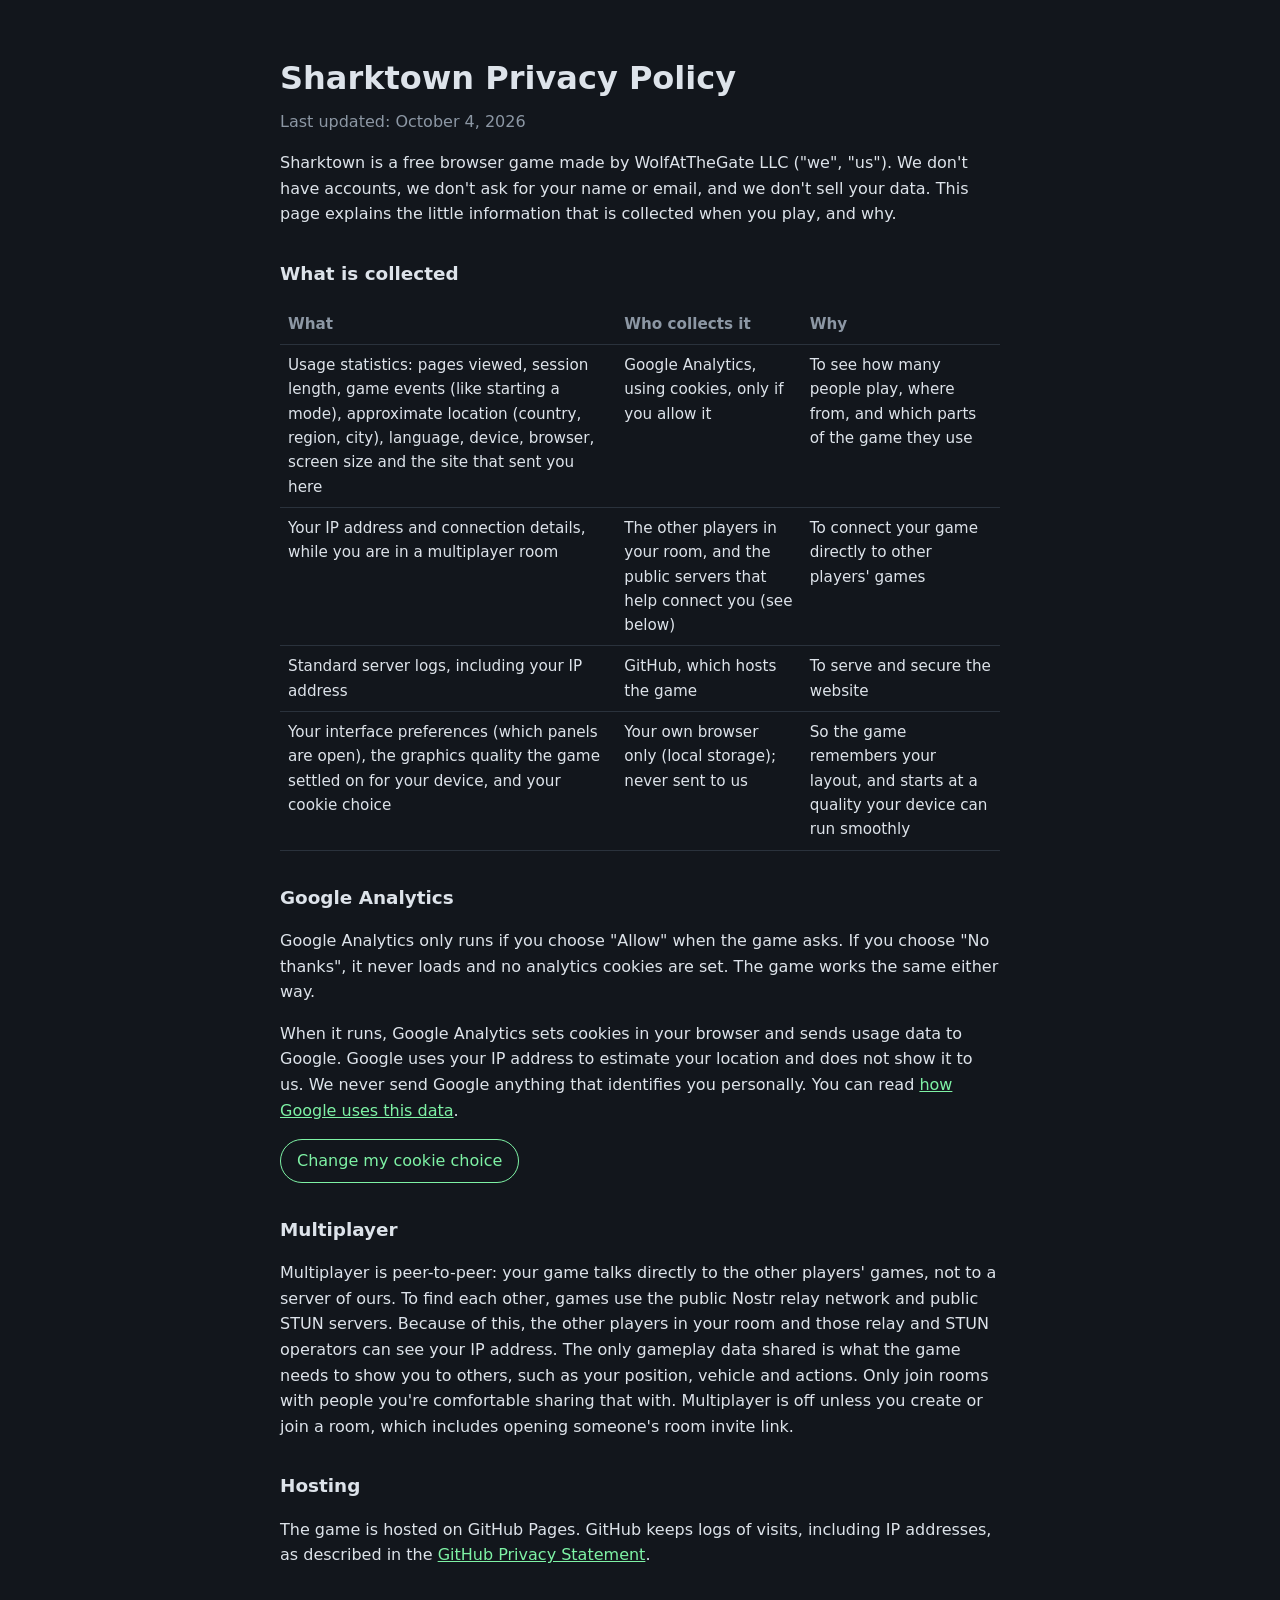
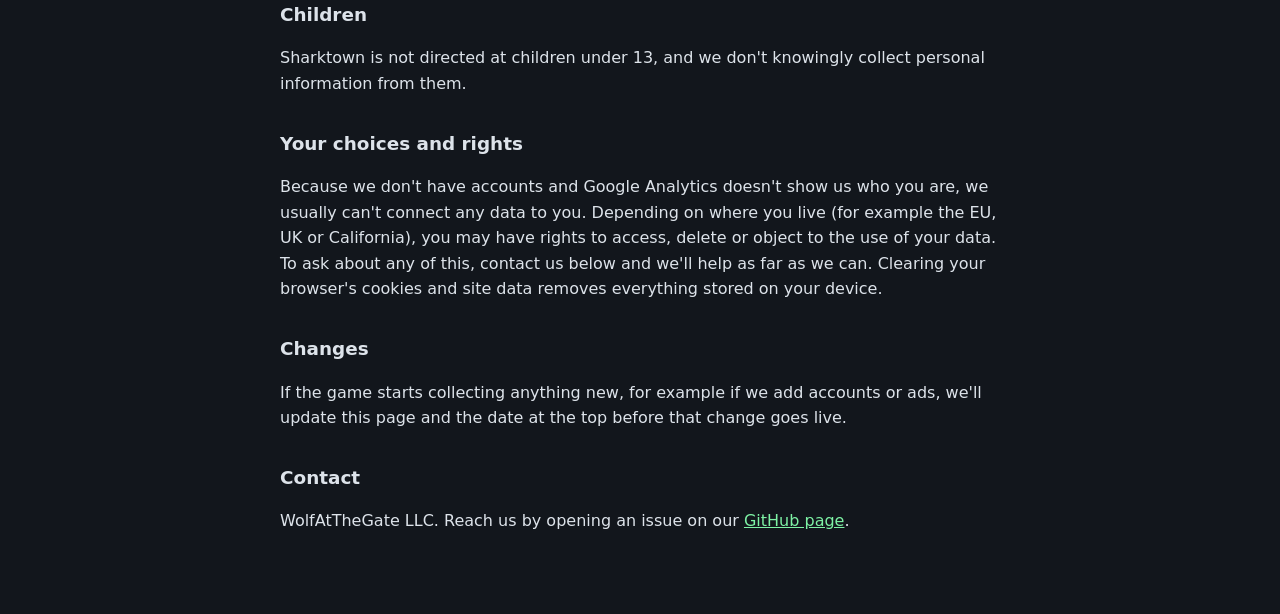
<file: privacy.html>
<!doctype html>
<html lang="en">
  <head>
    <meta charset="UTF-8" />
    <meta name="viewport" content="width=device-width, initial-scale=1.0" />
    <title>Sharktown Privacy Policy</title>
    <!-- Static page, served as-is from public/ next to the game. Keep it in
         step with what the build actually collects: if analytics, storage or
         networking change (core/Analytics.js, ui/Panels.js, net/Network.js),
         this page and its "Last updated" date change with them. -->
    <style>
      :root {
        --bg: #12161c;
        --fg: #dde3ea;
        --muted: #8c97a4;
        --accent: #7ef2a5;
      }
      body {
        margin: 0;
        background: var(--bg);
        color: var(--fg);
        font: 16px/1.6 system-ui, -apple-system, 'Segoe UI', sans-serif;
      }
      main {
        max-width: 720px;
        margin: 0 auto;
        padding: 32px 16px 64px;
      }
      h1 {
        margin-bottom: 4px;
      }
      h2 {
        margin-top: 32px;
        font-size: 1.15rem;
      }
      .updated {
        color: var(--muted);
        margin-top: 0;
      }
      a {
        color: var(--accent);
      }
      table {
        width: 100%;
        border-collapse: collapse;
        font-size: 0.95rem;
      }
      th,
      td {
        text-align: left;
        vertical-align: top;
        padding: 8px;
        border-bottom: 1px solid #2a323c;
      }
      th {
        color: var(--muted);
        font-weight: 600;
      }
      button {
        cursor: pointer;
        border: 1px solid var(--accent);
        border-radius: 999px;
        padding: 8px 16px;
        font: inherit;
        color: var(--accent);
        background: transparent;
        margin-right: 8px;
      }
    </style>
  </head>
  <body>
    <main>
      <h1>Sharktown Privacy Policy</h1>
      <p class="updated">Last updated: October 4, 2026</p>

      <p>
        Sharktown is a free browser game made by WolfAtTheGate LLC ("we", "us"). We don't have accounts,
        we don't ask for your name or email, and we don't sell your data. This page explains the little
        information that is collected when you play, and why.
      </p>

      <h2>What is collected</h2>
      <table>
        <tr>
          <th>What</th>
          <th>Who collects it</th>
          <th>Why</th>
        </tr>
        <tr>
          <td>
            Usage statistics: pages viewed, session length, game events (like starting a mode), approximate
            location (country, region, city), language, device, browser, screen size and the site that sent
            you here
          </td>
          <td>Google Analytics, using cookies, only if you allow it</td>
          <td>To see how many people play, where from, and which parts of the game they use</td>
        </tr>
        <tr>
          <td>Your IP address and connection details, while you are in a multiplayer room</td>
          <td>The other players in your room, and the public servers that help connect you (see below)</td>
          <td>To connect your game directly to other players' games</td>
        </tr>
        <tr>
          <td>Standard server logs, including your IP address</td>
          <td>GitHub, which hosts the game</td>
          <td>To serve and secure the website</td>
        </tr>
        <tr>
          <td>Your interface preferences (which panels are open), the graphics quality the game settled on for your device, and your cookie choice</td>
          <td>Your own browser only (local storage); never sent to us</td>
          <td>So the game remembers your layout, and starts at a quality your device can run smoothly</td>
        </tr>
      </table>

      <h2>Google Analytics</h2>
      <p>
        Google Analytics only runs if you choose "Allow" when the game asks. If you choose "No thanks", it
        never loads and no analytics cookies are set. The game works the same either way.
      </p>
      <p>
        When it runs, Google Analytics sets cookies in your browser and sends usage data to Google. Google
        uses your IP address to estimate your location and does not show it to us. We never send Google
        anything that identifies you personally. You can read
        <a href="https://policies.google.com/technologies/partner-sites" target="_blank" rel="noopener noreferrer"
          >how Google uses this data</a
        >.
      </p>
      <p>
        <button id="reset-consent" type="button">Change my cookie choice</button>
        <span id="reset-consent-done" hidden>Done. The game will ask again next time you open it.</span>
      </p>

      <h2>Multiplayer</h2>
      <p>
        Multiplayer is peer-to-peer: your game talks directly to the other players' games, not to a server
        of ours. To find each other, games use the public Nostr relay network and public STUN servers.
        Because of this, the other players in your room and those relay and STUN operators can see your IP
        address. The only gameplay data shared is what the game needs to show you to others, such as your
        position, vehicle and actions. Only join rooms with people you're comfortable sharing that with.
        Multiplayer is off unless you create or join a room, which includes opening someone's room invite
        link.
      </p>

      <h2>Hosting</h2>
      <p>
        The game is hosted on GitHub Pages. GitHub keeps logs of visits, including IP addresses, as described
        in the
        <a
          href="https://docs.github.com/en/site-policy/privacy-policies/github-general-privacy-statement"
          target="_blank"
          rel="noopener noreferrer"
          >GitHub Privacy Statement</a
        >.
      </p>

      <h2>Children</h2>
      <p>
        Sharktown is not directed at children under 13, and we don't knowingly collect personal information
        from them.
      </p>

      <h2>Your choices and rights</h2>
      <p>
        Because we don't have accounts and Google Analytics doesn't show us who you are, we usually can't
        connect any data to you. Depending on where you live (for example the EU, UK or California), you may
        have rights to access, delete or object to the use of your data. To ask about any of this, contact us
        below and we'll help as far as we can. Clearing your browser's cookies and site data removes
        everything stored on your device.
      </p>

      <h2>Changes</h2>
      <p>
        If the game starts collecting anything new, for example if we add accounts or ads, we'll update this
        page and the date at the top before that change goes live.
      </p>

      <h2>Contact</h2>
      <p>
        WolfAtTheGate LLC. Reach us by opening an issue on our
        <a href="https://github.com/wolfatthegate/sharktown/issues" target="_blank" rel="noopener noreferrer"
          >GitHub page</a
        >.
      </p>
    </main>
    <script>
      // Same key as CONSENT_KEY in src/core/Analytics.js. Clearing it makes the
      // game ask again; analytics already loaded in an open tab stays until reload.
      document.getElementById('reset-consent').addEventListener('click', () => {
        try {
          localStorage.removeItem('shardtown.analyticsConsent.v1');
        } catch {}
        document.getElementById('reset-consent-done').hidden = false;
      });
    </script>
  </body>
</html>
</file>
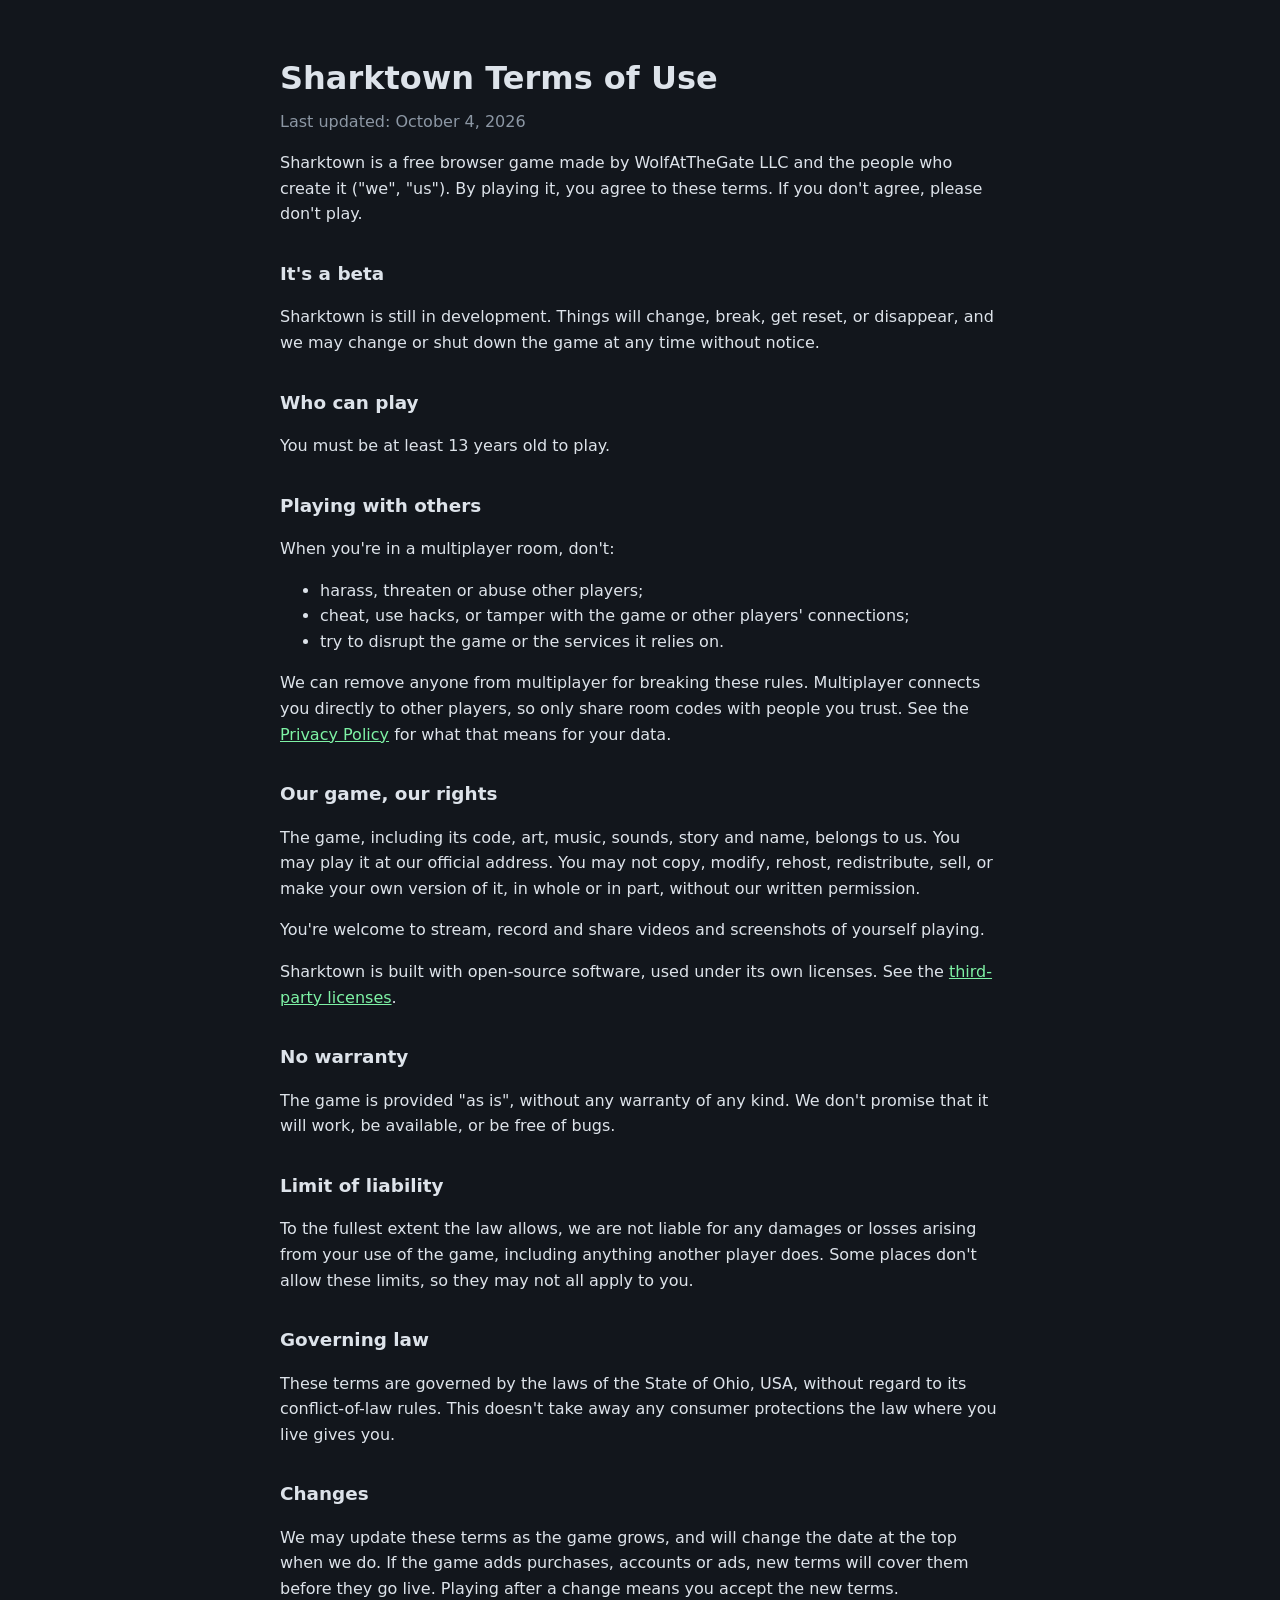
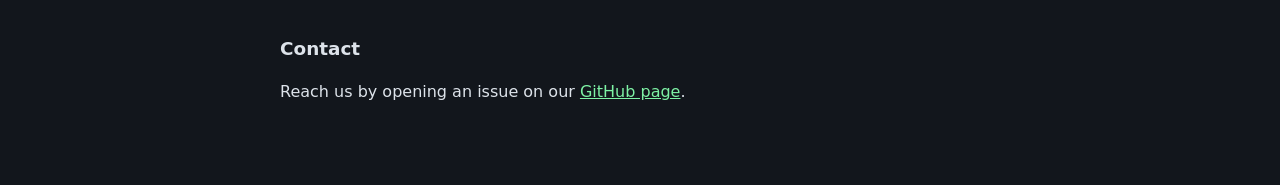
<file: terms.html>
<!doctype html>
<html lang="en">
  <head>
    <meta charset="UTF-8" />
    <meta name="viewport" content="width=device-width, initial-scale=1.0" />
    <title>Sharktown Terms of Use</title>
    <!-- Static page, served as-is from public/ next to the game, alongside
         privacy.html. Written for a free beta: once the game has purchases,
         accounts or ads, this needs replacing with full terms of service. -->
    <style>
      :root {
        --bg: #12161c;
        --fg: #dde3ea;
        --muted: #8c97a4;
        --accent: #7ef2a5;
      }
      body {
        margin: 0;
        background: var(--bg);
        color: var(--fg);
        font: 16px/1.6 system-ui, -apple-system, 'Segoe UI', sans-serif;
      }
      main {
        max-width: 720px;
        margin: 0 auto;
        padding: 32px 16px 64px;
      }
      h1 {
        margin-bottom: 4px;
      }
      h2 {
        margin-top: 32px;
        font-size: 1.15rem;
      }
      .updated {
        color: var(--muted);
        margin-top: 0;
      }
      a {
        color: var(--accent);
      }
    </style>
  </head>
  <body>
    <main>
      <h1>Sharktown Terms of Use</h1>
      <p class="updated">Last updated: October 4, 2026</p>

      <p>
        Sharktown is a free browser game made by WolfAtTheGate LLC and the people who create it ("we", "us"). By playing it,
        you agree to these terms. If you don't agree, please don't play.
      </p>

      <h2>It's a beta</h2>
      <p>
        Sharktown is still in development. Things will change, break, get reset, or disappear, and we may
        change or shut down the game at any time without notice.
      </p>

      <h2>Who can play</h2>
      <p>You must be at least 13 years old to play.</p>

      <h2>Playing with others</h2>
      <p>When you're in a multiplayer room, don't:</p>
      <ul>
        <li>harass, threaten or abuse other players;</li>
        <li>cheat, use hacks, or tamper with the game or other players' connections;</li>
        <li>try to disrupt the game or the services it relies on.</li>
      </ul>
      <p>
        We can remove anyone from multiplayer for breaking these rules. Multiplayer connects you directly to
        other players, so only share room codes with people you trust. See the
        <a href="privacy.html">Privacy Policy</a> for what that means for your data.
      </p>

      <h2>Our game, our rights</h2>
      <p>
        The game, including its code, art, music, sounds, story and name, belongs to us. You may play it at
        our official address. You may not copy, modify, rehost, redistribute, sell, or make your own version of
        it, in whole or in part, without our written permission.
      </p>
      <p>
        You're welcome to stream, record and share videos and screenshots of yourself playing.
      </p>
      <p>
        Sharktown is built with open-source software, used under its own licenses. See the
        <a href="third-party-licenses.txt" target="_blank" rel="noopener noreferrer">third-party licenses</a>.
      </p>

      <h2>No warranty</h2>
      <p>
        The game is provided "as is", without any warranty of any kind. We don't promise that it will work,
        be available, or be free of bugs.
      </p>

      <h2>Limit of liability</h2>
      <p>
        To the fullest extent the law allows, we are not liable for any damages or losses arising from your
        use of the game, including anything another player does. Some places don't allow these limits, so they
        may not all apply to you.
      </p>

      <h2>Governing law</h2>
      <p>
        These terms are governed by the laws of the State of Ohio, USA, without regard to its conflict-of-law
        rules. This doesn't take away any consumer protections the law where you live gives you.
      </p>

      <h2>Changes</h2>
      <p>
        We may update these terms as the game grows, and will change the date at the top when we do. If the
        game adds purchases, accounts or ads, new terms will cover them before they go live. Playing after a
        change means you accept the new terms.
      </p>

      <h2>Contact</h2>
      <p>
        Reach us by opening an issue on our
        <a href="https://github.com/wolfatthegate/sharktown/issues" target="_blank" rel="noopener noreferrer"
          >GitHub page</a
        >.
      </p>
    </main>
  </body>
</html>
</file>
